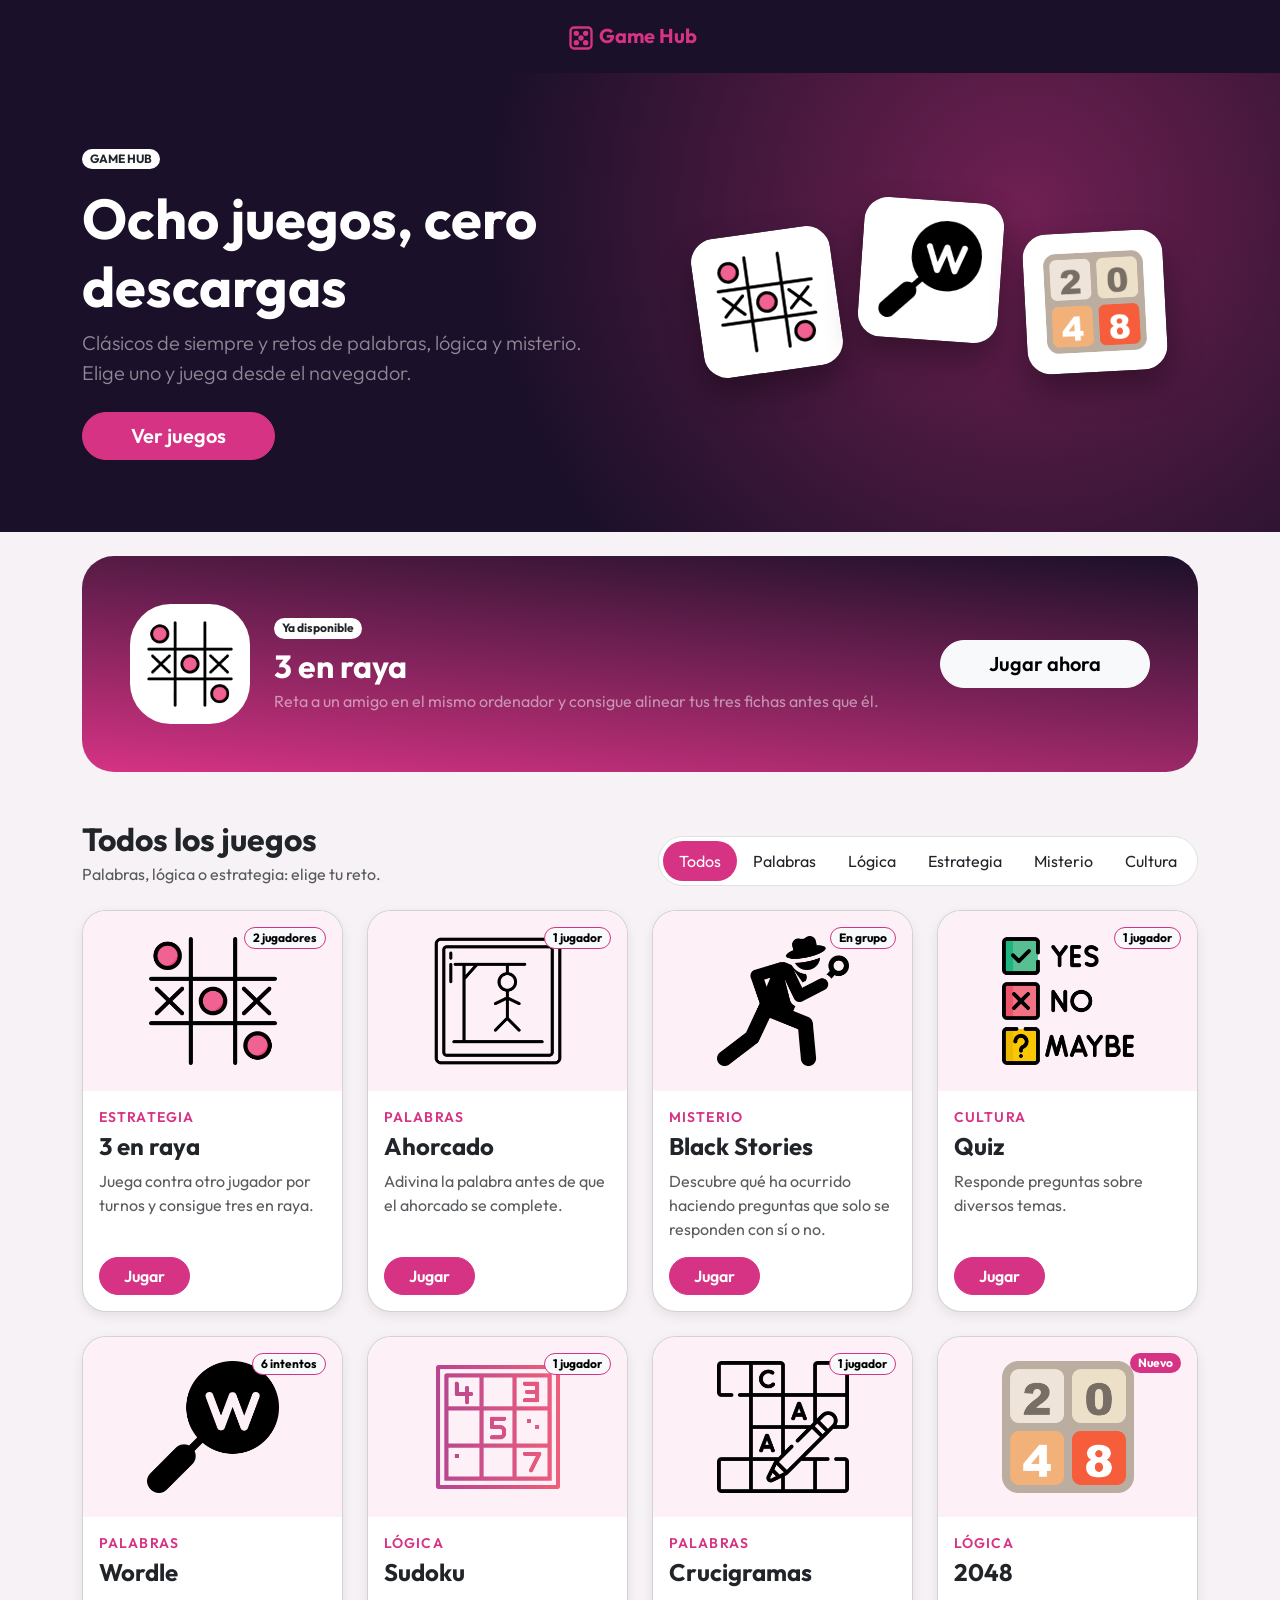
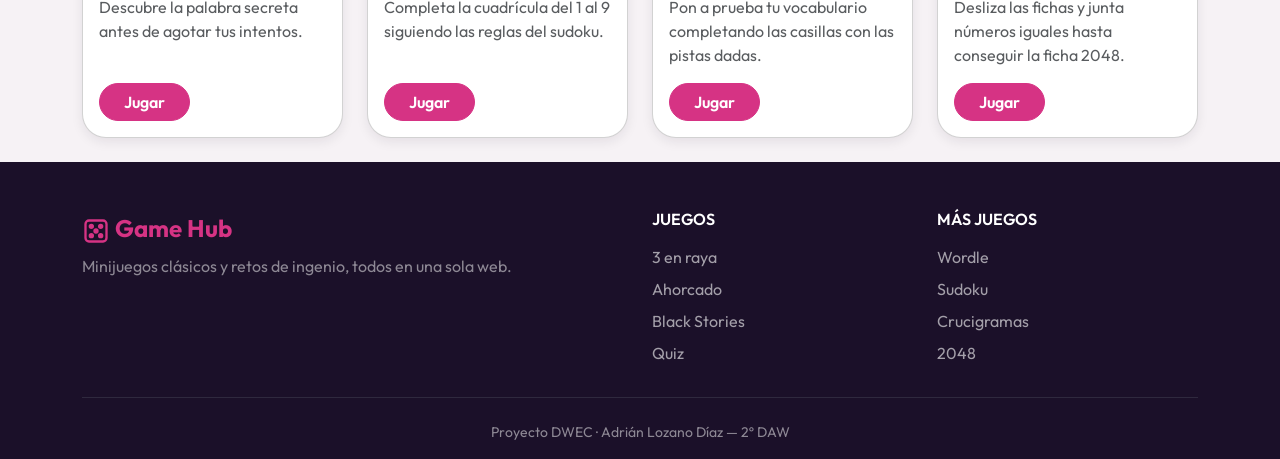
<file: index.html>
<!DOCTYPE html>
<html lang="es">

<head>
    <meta charset="UTF-8">
    <meta name="viewport" content="width=device-width, initial-scale=1.0">
    <title>GameHub</title>
    <link rel="stylesheet" href="https://fonts.googleapis.com/css2?family=Outfit:wght@400;600;800&display=swap">
    <link rel="stylesheet" href="https://cdn.jsdelivr.net/npm/bootstrap@5.3.8/dist/css/bootstrap.min.css">
    <link rel="stylesheet" href="css/estilos.css">

</head>

<body class="d-flex flex-column min-vh-100">
    <nav class="navbar bg-noche py-3 sticky-top" data-bs-theme="dark">

        <!--el contenedor ocupa todo el ancho y centra el logo en horizontal-->
        <div class="container-fluid justify-content-center">

            <a class="navbar-brand fw-bold" href="index.html">
                <svg xmlns="http://www.w3.org/2000/svg" width="28" height="28" viewBox="0 0 24 24" fill="none"
                    stroke="currentColor" stroke-width="2" stroke-linecap="round" stroke-linejoin="round">
                    <rect x="3" y="3" width="18" height="18" rx="3"></rect>
                    <circle cx="8" cy="8" r="1.3" fill="currentColor"></circle>
                    <circle cx="16" cy="8" r="1.3" fill="currentColor"></circle>
                    <circle cx="12" cy="12" r="1.3" fill="currentColor"></circle>
                    <circle cx="8" cy="16" r="1.3" fill="currentColor"></circle>
                    <circle cx="16" cy="16" r="1.3" fill="currentColor"></circle>
                </svg>
                Game Hub
            </a>
        </div>
    </nav>

    <section class="hero text-white py-5">
        <div class="container py-lg-4">
            <div class="row align-items-center g-5">

                <div class="col-lg-6">
                    <span class="badge rounded-pill bg-white text-dark mb-3">GAME HUB</span> <!--elemento en linea-->
                    <h1 class="display-4 fw-bold">Ocho juegos, cero descargas</h1>
                    <p class="lead text-white-50 mb-4">Clásicos de siempre y retos de palabras, lógica y misterio.
                        Elige uno y juega desde el navegador.</p>
                    <a href="#juegos" class="btn btn-primary btn-lg rounded-pill px-5 fw-semibold">Ver juegos</a>
                </div>

                <div class="col-lg-6 d-none d-lg-flex justify-content-center gap-4">
                    <img src="assets/img/tres-en-raya.png" alt="" class="hero-ficha hero-ficha-1">
                    <img src="assets/img/wordle.png" alt="" class="hero-ficha hero-ficha-2">
                    <img src="assets/img/2048.png" alt="" class="hero-ficha hero-ficha-3">
                </div>

            </div>
        </div>
    </section>

    <main class="container py-4" id="juegos">
        <!-- Juego destacado: el 3 en raya es el único que se puede jugar -->
        <section class="destacado text-white rounded-5 p-4 p-lg-5 mb-5">
            <div class="row align-items-center g-4">
                <div class="col-md-auto text-center">
                    <img src="assets/img/tres-en-raya.png" alt="" class="destacado-icono">
                </div>
                <div class="col-md text-center text-md-start">
                    <span class="badge rounded-pill bg-white text-dark mb-2">Ya disponible</span>
                    <h2 class="fw-bold mb-1">3 en raya</h2>
                    <p class="mb-0 text-white-50">Reta a un amigo en el mismo ordenador y consigue alinear tus tres
                        fichas antes que él.</p>
                </div>
                <div class="col-md-auto text-center">
                    <a href="juegos/3raya/3raya.html" class="btn btn-light btn-lg rounded-pill px-5 fw-semibold">Jugar
                        ahora</a>
                </div>
            </div>
        </section>

        <!-- Título de sección a la izquierda y filtros a la derecha -->
        <div class="d-flex flex-wrap justify-content-between align-items-end gap-3 mb-4">
            <div>
                <h2 class="fw-bold mb-1">Todos los juegos</h2>
                <p class="text-body-secondary mb-0">Palabras, lógica o estrategia: elige tu reto.</p>
            </div>

            <ul class="nav nav-pills filtros bg-white border rounded-pill p-1">
                <li class="nav-item"><button type="button" class="nav-link active" data-filtro="todos">Todos</button>
                </li>
                <li class="nav-item"><button type="button" class="nav-link" data-filtro="palabras">Palabras</button>
                </li>
                <li class="nav-item"><button type="button" class="nav-link" data-filtro="logica">Lógica</button></li>
                <li class="nav-item"><button type="button" class="nav-link" data-filtro="estrategia">Estrategia</button>
                </li>
                <li class="nav-item"><button type="button" class="nav-link" data-filtro="misterio">Misterio</button>
                </li>
                <li class="nav-item"><button type="button" class="nav-link" data-filtro="cultura">Cultura</button></li>

            </ul>
        </div>

        <div class="row row-cols-1 row-cols-sm-2 row-cols-lg-4 g-4">
            <div class="col juego" data-categoria="estrategia">
                <article class="card tarjeta-juego h-100">
                    <div class="tarjeta-imagen position-relative">
                        <img src="assets/img/tres-en-raya.png" class="card-img-top" alt="Icono del juego 3 en raya">
                        <span class="badge rounded-pill text-bg-light position-absolute top-0 end-0 m-3">2
                            jugadores</span>
                    </div>
                    <div class="card-body d-flex flex-column">
                        <p class="categoria text-uppercase small fw-semibold mb-1">Estrategia</p>
                        <h3 class="card-title h4 fw-bold">3 en raya</h3>
                        <p class="card-text text-body-secondary">Juega contra otro jugador por turnos y consigue tres en
                            raya.</p>
                        <a href="juegos/3raya/3raya.html"
                            class="btn btn-primary rounded-pill px-4 fw-semibold mt-auto align-self-start">Jugar</a>
                    </div>
                </article>
            </div>


            <div class="col juego" data-categoria="palabras">
                <article class="card tarjeta-juego h-100">
                    <div class="tarjeta-imagen position-relative">
                        <img src="assets/img/juego-del-ahorcado.png" class="card-img-top"
                            alt="Icono del juego Ahorcado">
                        <span class="badge rounded-pill text-bg-light position-absolute top-0 end-0 m-3">1
                            jugador</span>
                    </div>
                    <div class="card-body d-flex flex-column">
                        <p class="categoria text-uppercase small fw-semibold mb-1">Palabras</p>
                        <h3 class="card-title h4 fw-bold">Ahorcado</h3>
                        <p class="card-text text-body-secondary">Adivina la palabra antes de que el ahorcado se
                            complete.</p>
                        <a href="juegos/ahorcado/ahorcado.html"
                            class="btn btn-primary rounded-pill px-4 fw-semibold mt-auto align-self-start">Jugar</a>
                    </div>
                </article>
            </div>

            <div class="col juego" data-categoria="misterio">
                <article class="card tarjeta-juego h-100">
                    <div class="tarjeta-imagen position-relative">
                        <img src="assets/img/blackstories.png" class="card-img-top" alt="Icono del juego Black Stories">
                        <span class="badge rounded-pill text-bg-light position-absolute top-0 end-0 m-3">En grupo</span>
                    </div>
                    <div class="card-body d-flex flex-column">
                        <p class="categoria text-uppercase small fw-semibold mb-1">Misterio</p>
                        <h3 class="card-title h4 fw-bold">Black Stories</h3>
                        <p class="card-text text-body-secondary">Descubre qué ha ocurrido haciendo preguntas que solo se
                            responden con sí o no.</p>
                        <a href="juegos/blackstories/blackstories.html"
                            class="btn btn-primary rounded-pill px-4 fw-semibold mt-auto align-self-start">Jugar</a>
                    </div>
                </article>
            </div>

            <div class="col juego" data-categoria="cultura">
                <article class="card tarjeta-juego h-100">
                    <div class="tarjeta-imagen position-relative">
                        <img src="assets/img/quizas.png" class="card-img-top" alt="Icono del juego Quiz">
                        <span class="badge rounded-pill text-bg-light position-absolute top-0 end-0 m-3">1
                            jugador</span>
                    </div>
                    <div class="card-body d-flex flex-column">
                        <p class="categoria text-uppercase small fw-semibold mb-1">Cultura</p>
                        <h3 class="card-title h4 fw-bold">Quiz</h3>
                        <p class="card-text text-body-secondary">Responde preguntas sobre diversos temas.</p>
                        <a href="juegos/quiz/quiz.html"
                            class="btn btn-primary rounded-pill px-4 fw-semibold mt-auto align-self-start">Jugar</a>
                    </div>
                </article>
            </div>

            <div class="col juego" data-categoria="palabras">
                <article class="card tarjeta-juego h-100">
                    <div class="tarjeta-imagen position-relative">
                        <img src="assets/img/wordle.png" class="card-img-top" alt="Icono del juego Wordle">
                        <span class="badge rounded-pill text-bg-light position-absolute top-0 end-0 m-3">6
                            intentos</span>
                    </div>
                    <div class="card-body d-flex flex-column">
                        <p class="categoria text-uppercase small fw-semibold mb-1">Palabras</p>
                        <h3 class="card-title h4 fw-bold">Wordle</h3>
                        <p class="card-text text-body-secondary">Descubre la palabra secreta antes de agotar tus
                            intentos.</p>
                        <a href="juegos/wordle/wordle.html"
                            class="btn btn-primary rounded-pill px-4 fw-semibold mt-auto align-self-start">Jugar</a>
                    </div>
                </article>
            </div>

            <div class="col juego" data-categoria="logica">
                <article class="card tarjeta-juego h-100">
                    <div class="tarjeta-imagen position-relative">
                        <img src="assets/img/pasatiempo.png" class="card-img-top" alt="Icono del juego Sudoku">
                        <span class="badge rounded-pill text-bg-light position-absolute top-0 end-0 m-3">1
                            jugador</span>
                    </div>
                    <div class="card-body d-flex flex-column">
                        <p class="categoria text-uppercase small fw-semibold mb-1">Lógica</p>
                        <h3 class="card-title h4 fw-bold">Sudoku</h3>
                        <p class="card-text text-body-secondary">Completa la cuadrícula del 1 al 9 siguiendo las reglas
                            del sudoku.</p>
                        <a href="juegos/sudoku/sudoku.html"
                            class="btn btn-primary rounded-pill px-4 fw-semibold mt-auto align-self-start">Jugar</a>
                    </div>
                </article>
            </div>

            <div class="col juego" data-categoria="palabras">
                <article class="card tarjeta-juego h-100">
                    <div class="tarjeta-imagen position-relative">
                        <img src="assets/img/crucigrama.png" class="card-img-top" alt="Icono del juego Crucigramas">
                        <span class="badge rounded-pill text-bg-light position-absolute top-0 end-0 m-3">1
                            jugador</span>
                    </div>
                    <div class="card-body d-flex flex-column">
                        <p class="categoria text-uppercase small fw-semibold mb-1">Palabras</p>
                        <h3 class="card-title h4 fw-bold">Crucigramas</h3>
                        <p class="card-text text-body-secondary">Pon a prueba tu vocabulario completando las casillas
                            con las pistas dadas.</p>
                        <a href="juegos/crucigrama/crucigrama.html"
                            class="btn btn-primary rounded-pill px-4 fw-semibold mt-auto align-self-start">Jugar</a>
                    </div>
                </article>
            </div>

            <div class="col juego" data-categoria="logica">
                <article class="card tarjeta-juego h-100">
                    <div class="tarjeta-imagen position-relative">
                        <img src="assets/img/2048.png" class="card-img-top" alt="Icono del juego 2048">
                        <span class="badge rounded-pill badge-nuevo position-absolute top-0 end-0 m-3">Nuevo</span>
                    </div>
                    <div class="card-body d-flex flex-column">
                        <p class="categoria text-uppercase small fw-semibold mb-1">Lógica</p>
                        <h3 class="card-title h4 fw-bold">2048</h3>
                        <p class="card-text text-body-secondary">Desliza las fichas y junta números iguales hasta
                            conseguir la ficha 2048.</p>
                        <a href="juegos/2048/2048.html"
                            class="btn btn-primary rounded-pill px-4 fw-semibold mt-auto align-self-start">Jugar</a>
                    </div>
                </article>
            </div>
        </div>
    </main>

    <footer class="bg-noche text-white mt-auto pt-5 pb-3">
        <div class="container">
            <div class="row g-4">
                <div class="col-md-6">
                    <p class="footer-logo fs-4 fw-bold mb-2">
                        <svg xmlns="http://www.w3.org/2000/svg" width="28" height="28" viewBox="0 0 24 24" fill="none"
                            stroke="currentColor" stroke-width="2" stroke-linecap="round" stroke-linejoin="round">
                            <rect x="3" y="3" width="18" height="18" rx="3"></rect>
                            <circle cx="8" cy="8" r="1.3" fill="currentColor"></circle>
                            <circle cx="16" cy="8" r="1.3" fill="currentColor"></circle>
                            <circle cx="12" cy="12" r="1.3" fill="currentColor"></circle>
                            <circle cx="8" cy="16" r="1.3" fill="currentColor"></circle>
                            <circle cx="16" cy="16" r="1.3" fill="currentColor"></circle>
                        </svg>
                        Game Hub
                    </p>
                    <p class="text-white-50 mb-0">Minijuegos clásicos y retos de ingenio, todos en una sola web.</p>
                </div>

                <div class="col-6 col-md-3">
                    <h3 class="h6 text-uppercase fw-semibold mb-3">Juegos</h3>
                    <ul class="list-unstyled mb-0">
                        <li class="mb-2"><a href="juegos/3raya/3raya.html" class="footer-enlace">3 en raya</a></li>
                        <li class="mb-2"><a href="juegos/ahorcado/ahorcado.html" class="footer-enlace">Ahorcado</a></li>
                        <li class="mb-2"><a href="juegos/blackstories/blackstories.html" class="footer-enlace">Black
                                Stories</a></li>
                        <li class="mb-2"><a href="juegos/quiz/quiz.html" class="footer-enlace">Quiz</a></li>
                    </ul>
                </div>

                <div class="col-6 col-md-3">
                    <h3 class="h6 text-uppercase fw-semibold mb-3">Más juegos</h3>
                    <ul class="list-unstyled mb-0">
                        <li class="mb-2"><a href="juegos/wordle/wordle.html" class="footer-enlace">Wordle</a></li>
                        <li class="mb-2"><a href="juegos/sudoku/sudoku.html" class="footer-enlace">Sudoku</a></li>
                        <li class="mb-2"><a href="juegos/crucigrama/crucigrama.html"
                                class="footer-enlace">Crucigramas</a></li>
                        <li class="mb-2"><a href="juegos/2048/2048.html" class="footer-enlace">2048</a></li>
                    </ul>
                </div>
            </div>

            <hr class="border-secondary my-4">
            <p class="small text-white-50 text-center mb-0">Proyecto DWEC · Adrián Lozano Díaz — 2º DAW</p>
        </div>
    </footer>

    <script src="https://cdn.jsdelivr.net/npm/bootstrap@5.3.8/dist/js/bootstrap.bundle.min.js"></script>
    <script src="https://cdn.jsdelivr.net/npm/jquery@3.7.1/dist/jquery.min.js"></script>
    <script src="js/index.js"></script>
</body>

</html>
</file>
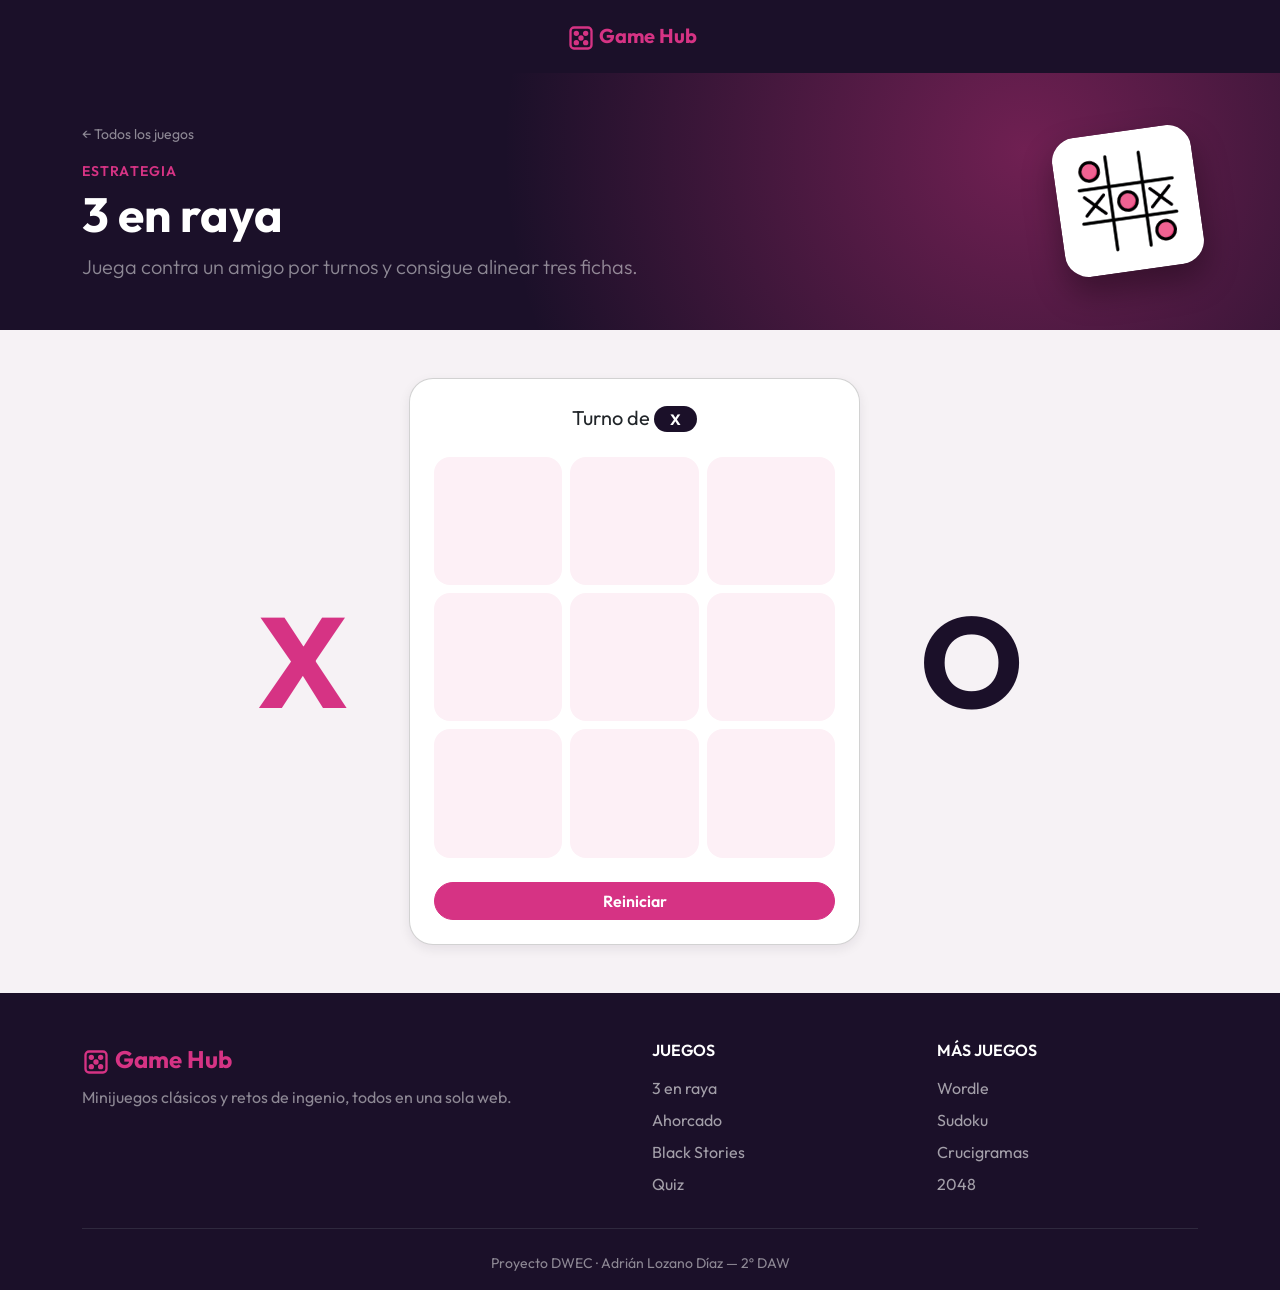
<file: juegos/3raya/3raya.html>
<!DOCTYPE html>
<html lang="es">

<head>
    <meta charset="UTF-8">
    <meta name="viewport" content="width=device-width, initial-scale=1.0">
    <title>3 en raya · Game Hub</title>
    <link rel="stylesheet" href="https://fonts.googleapis.com/css2?family=Outfit:wght@400;600;800&display=swap">
    <link rel="stylesheet" href="https://cdn.jsdelivr.net/npm/bootstrap@5.3.8/dist/css/bootstrap.min.css">
    <link rel="stylesheet" href="../../css/estilos.css">
    <link rel="stylesheet" href="3raya.css">
</head>

<body class="d-flex flex-column min-vh-100">
    <nav class="navbar bg-noche py-3 sticky-top" data-bs-theme="dark">

        <div class="container-fluid justify-content-center">

            <a class="navbar-brand fw-bold" href="../../index.html">
                <svg xmlns="http://www.w3.org/2000/svg" width="28" height="28" viewBox="0 0 24 24" fill="none"
                    stroke="currentColor" stroke-width="2" stroke-linecap="round" stroke-linejoin="round">
                    <rect x="3" y="3" width="18" height="18" rx="3"></rect>
                    <circle cx="8" cy="8" r="1.3" fill="currentColor"></circle>
                    <circle cx="16" cy="8" r="1.3" fill="currentColor"></circle>
                    <circle cx="12" cy="12" r="1.3" fill="currentColor"></circle>
                    <circle cx="8" cy="16" r="1.3" fill="currentColor"></circle>
                    <circle cx="16" cy="16" r="1.3" fill="currentColor"></circle>
                </svg>
                Game Hub
            </a>
        </div>
    </nav>

    <section class="hero text-white py-5">
        <div class="container">
            <div class="row align-items-center">

                <div class="col">
                    <a href="../../index.html#juegos" class="text-white-50 text-decoration-none small">← Todos los
                        juegos</a>
                    <p class="categoria text-uppercase small fw-semibold mt-3 mb-1">Estrategia</p>
                    <h1 class="display-5 fw-bold">3 en raya</h1>
                    <p class="lead text-white-50 mb-0">Juega contra un amigo por turnos y consigue alinear tres fichas.
                    </p>
                </div>

                <div class="col-auto d-none d-md-block">
                    <img src="../../assets/img/tres-en-raya.png" alt="" class="hero-ficha hero-ficha-1">
                </div>

            </div>
        </div>

    </section>

    <main class="container py-5">
        <div class="row justify-content-center align-items-center">

            <div class="col-auto d-none d-md-block px-md-3 px-lg-5">
                <span id="jugador-x" class="jugador-x fw-bold">X</span>
            </div>

            <div class="col-sm-10 col-md-6 col-lg-5">
                <div class="card caja-juego p-4 text-center">

                    <p class="fs-5 mb-4">Turno de <span id="turno-actual"
                            class="badge rounded-pill bg-noche px-3">X</span></p>

                    <div class="row row-cols-3 g-2 mb-4" id="tablero">
                        <div class="col"><button type="button" class="btn celda w-100 fs-1 fw-bold"></button></div>
                        <div class="col"><button type="button" class="btn celda w-100 fs-1 fw-bold"></button></div>
                        <div class="col"><button type="button" class="btn celda w-100 fs-1 fw-bold"></button></div>
                        <div class="col"><button type="button" class="btn celda w-100 fs-1 fw-bold"></button></div>
                        <div class="col"><button type="button" class="btn celda w-100 fs-1 fw-bold"></button></div>
                        <div class="col"><button type="button" class="btn celda w-100 fs-1 fw-bold"></button></div>
                        <div class="col"><button type="button" class="btn celda w-100 fs-1 fw-bold"></button></div>
                        <div class="col"><button type="button" class="btn celda w-100 fs-1 fw-bold"></button></div>
                        <div class="col"><button type="button" class="btn celda w-100 fs-1 fw-bold"></button></div>
                    </div>

                    <div id="mensaje-final" class="alert fw-bold d-none" role="status"></div>

                    <button type="button" id="btn-reiniciar"
                        class="btn btn-primary rounded-pill px-5 fw-semibold">Reiniciar</button>

                </div>
            </div>

            <div class="col-auto d-none d-md-block px-md-3 px-lg-5">
                <span id="jugador-o" class="jugador-o fw-bold">O</span>
            </div>

        </div>
    </main>

    <footer class="bg-noche text-white mt-auto pt-5 pb-3">
        <div class="container">
            <div class="row g-4">
                <div class="col-md-6">
                    <p class="footer-logo fs-4 fw-bold mb-2">
                        <svg xmlns="http://www.w3.org/2000/svg" width="28" height="28" viewBox="0 0 24 24" fill="none"
                            stroke="currentColor" stroke-width="2" stroke-linecap="round" stroke-linejoin="round">
                            <rect x="3" y="3" width="18" height="18" rx="3"></rect>
                            <circle cx="8" cy="8" r="1.3" fill="currentColor"></circle>
                            <circle cx="16" cy="8" r="1.3" fill="currentColor"></circle>
                            <circle cx="12" cy="12" r="1.3" fill="currentColor"></circle>
                            <circle cx="8" cy="16" r="1.3" fill="currentColor"></circle>
                            <circle cx="16" cy="16" r="1.3" fill="currentColor"></circle>
                        </svg>
                        Game Hub
                    </p>
                    <p class="text-white-50 mb-0">Minijuegos clásicos y retos de ingenio, todos en una sola web.</p>
                </div>

                <div class="col-6 col-md-3">
                    <h3 class="h6 text-uppercase fw-semibold mb-3">Juegos</h3>
                    <ul class="list-unstyled mb-0">
                        <li class="mb-2"><a href="../3raya/3raya.html" class="footer-enlace">3 en raya</a></li>
                        <li class="mb-2"><a href="../ahorcado/ahorcado.html" class="footer-enlace">Ahorcado</a></li>
                        <li class="mb-2"><a href="../blackstories/blackstories.html" class="footer-enlace">Black
                                Stories</a></li>
                        <li class="mb-2"><a href="../quiz/quiz.html" class="footer-enlace">Quiz</a></li>
                    </ul>
                </div>

                <div class="col-6 col-md-3">
                    <h3 class="h6 text-uppercase fw-semibold mb-3">Más juegos</h3>
                    <ul class="list-unstyled mb-0">
                        <li class="mb-2"><a href="../wordle/wordle.html" class="footer-enlace">Wordle</a></li>
                        <li class="mb-2"><a href="../sudoku/sudoku.html" class="footer-enlace">Sudoku</a></li>
                        <li class="mb-2"><a href="../crucigrama/crucigrama.html" class="footer-enlace">Crucigramas</a>
                        </li>
                        <li class="mb-2"><a href="../2048/2048.html" class="footer-enlace">2048</a></li>
                    </ul>
                </div>
            </div>

            <hr class="border-secondary my-4">
            <p class="small text-white-50 text-center mb-0">Proyecto DWEC · Adrián Lozano Díaz — 2º DAW</p>
        </div>
    </footer>

    <script src="https://cdn.jsdelivr.net/npm/bootstrap@5.3.8/dist/js/bootstrap.bundle.min.js"></script>
    <script src="https://cdn.jsdelivr.net/npm/jquery@3.7.1/dist/jquery.min.js"></script>
    <script src="3raya.js"></script>
</body>

</html>
</file>
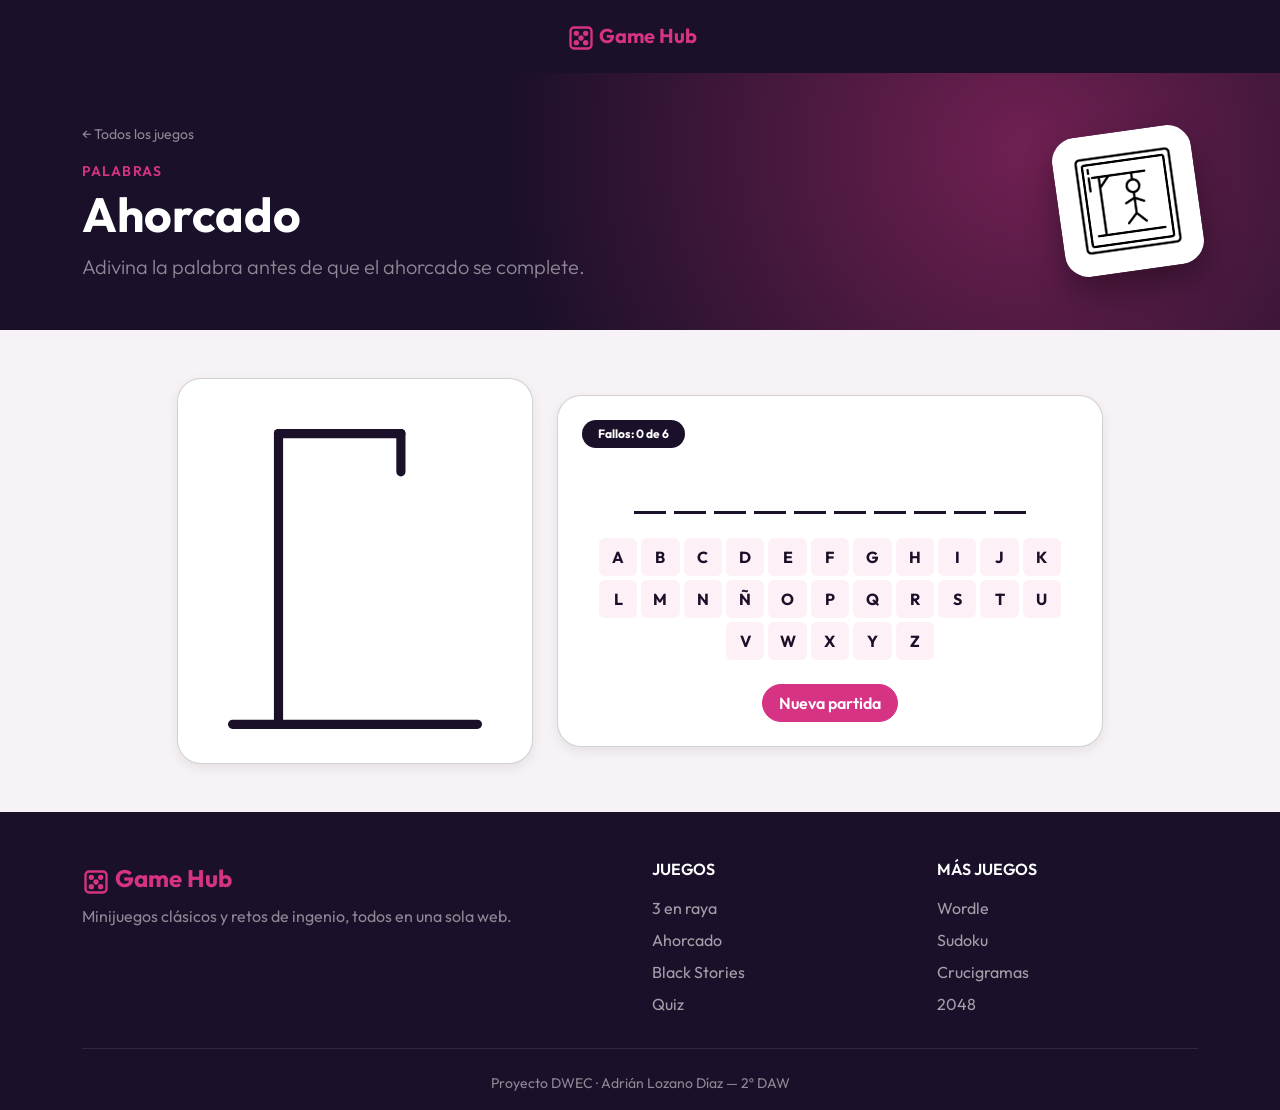
<file: juegos/ahorcado/ahorcado.html>
<!DOCTYPE html>
<html lang="es">

<head>
    <meta charset="UTF-8">
    <meta name="viewport" content="width=device-width, initial-scale=1.0">
    <title>Ahorcado · Game Hub</title>
    <link rel="stylesheet" href="https://fonts.googleapis.com/css2?family=Outfit:wght@400;600;800&display=swap">
    <link rel="stylesheet" href="https://cdn.jsdelivr.net/npm/bootstrap@5.3.8/dist/css/bootstrap.min.css">
    <link rel="stylesheet" href="../../css/estilos.css">
    <link rel="stylesheet" href="ahorcado.css">
</head>

<body class="d-flex flex-column min-vh-100">
    <nav class="navbar bg-noche py-3 sticky-top" data-bs-theme="dark">

        <div class="container-fluid justify-content-center">

            <a class="navbar-brand fw-bold" href="../../index.html">
                <svg xmlns="http://www.w3.org/2000/svg" width="28" height="28" viewBox="0 0 24 24" fill="none"
                    stroke="currentColor" stroke-width="2" stroke-linecap="round" stroke-linejoin="round">
                    <rect x="3" y="3" width="18" height="18" rx="3"></rect>
                    <circle cx="8" cy="8" r="1.3" fill="currentColor"></circle>
                    <circle cx="16" cy="8" r="1.3" fill="currentColor"></circle>
                    <circle cx="12" cy="12" r="1.3" fill="currentColor"></circle>
                    <circle cx="8" cy="16" r="1.3" fill="currentColor"></circle>
                    <circle cx="16" cy="16" r="1.3" fill="currentColor"></circle>
                </svg>
                Game Hub
            </a>
        </div>
    </nav>
    <!-- Cabecera del juego: reutiliza el fondo del hero -->
    <section class="hero text-white py-5">
        <div class="container">
            <div class="row align-items-center">

                <div class="col">
                    <a href="../../index.html#juegos" class="text-white-50 text-decoration-none small">← Todos los
                        juegos</a>
                    <p class="categoria text-uppercase small fw-semibold mt-3 mb-1">Palabras</p>
                    <h1 class="display-5 fw-bold">Ahorcado</h1>
                    <p class="lead text-white-50 mb-0">Adivina la palabra antes de que el ahorcado se complete.</p>
                </div>

                <div class="col-auto d-none d-md-block">
                    <img src="../../assets/img/juego-del-ahorcado.png" alt="" class="hero-ficha hero-ficha-1">
                </div>

            </div>
        </div>
    </section>

    <!-- Zona de juego -->
    <main class="container py-5">
        <div class="row g-4 justify-content-center align-items-center">

            <!-- Izquierda: el dibujo del ahorcado. Las partes del muñeco aparecen con cada fallo -->
            <div class="col-sm-8 col-md-5 col-lg-4">
                <div class="card caja-juego p-4">
                    <svg class="dibujo-ahorcado" viewBox="0 0 200 220" fill="none" stroke-width="6"
                        stroke-linecap="round" role="img" aria-label="Dibujo del ahorcado">
                        <!-- La horca -->
                        <line class="horca" x1="20" y1="210" x2="180" y2="210"></line>
                        <line class="horca" x1="50" y1="210" x2="50" y2="20"></line>
                        <line class="horca" x1="50" y1="20" x2="130" y2="20"></line>
                        <line class="horca" x1="130" y1="20" x2="130" y2="45"></line>
                        <!-- El muñeco: 6 partes ocultas (cabeza, cuerpo, 2 brazos y 2 piernas).
                             Con cada fallo, jQuery enseña la siguiente -->
                        <circle class="muneco d-none" cx="130" cy="65" r="20"></circle>
                        <line class="muneco d-none" x1="130" y1="85" x2="130" y2="140"></line>
                        <line class="muneco d-none" x1="130" y1="100" x2="105" y2="125"></line>
                        <line class="muneco d-none" x1="130" y1="100" x2="155" y2="125"></line>
                        <line class="muneco d-none" x1="130" y1="140" x2="110" y2="180"></line>
                        <line class="muneco d-none" x1="130" y1="140" x2="150" y2="180"></line>
                    </svg>
                </div>
            </div>

            <!-- Derecha: palabra, fallos y teclado -->
            <div class="col-md-7 col-lg-6">
                <div class="card caja-juego p-4 text-center">

                    <div class="d-flex flex-wrap justify-content-between align-items-center gap-2 mb-4">
                        <span class="badge rounded-pill bg-noche px-3 py-2">Fallos: <span id="fallos">0</span> de
                            6</span>
                    </div>

                    <!-- La palabra: jQuery crea un hueco por cada letra -->
                    <div class="d-flex justify-content-center flex-wrap gap-2 mb-4" id="palabra">

                    </div>

                    <div class="d-flex justify-content-center flex-wrap gap-1" id="teclado">

                    </div>
                    <div class="alert d-none fw-bold mt-4" role="alert" id="mensaje">

                    </div>
                    <div class="mt-4">
                        <button type="button" class="btn btn-primary rounded-pill px-3 fw-semibold"
                            id="boton-nueva-partida">Nueva
                            partida</button>
                    </div>



                </div>
            </div>

        </div>
    </main>

    <footer class="bg-noche text-white mt-auto pt-5 pb-3">
        <div class="container">
            <div class="row g-4">
                <div class="col-md-6">
                    <p class="footer-logo fs-4 fw-bold mb-2">
                        <svg xmlns="http://www.w3.org/2000/svg" width="28" height="28" viewBox="0 0 24 24" fill="none"
                            stroke="currentColor" stroke-width="2" stroke-linecap="round" stroke-linejoin="round">
                            <rect x="3" y="3" width="18" height="18" rx="3"></rect>
                            <circle cx="8" cy="8" r="1.3" fill="currentColor"></circle>
                            <circle cx="16" cy="8" r="1.3" fill="currentColor"></circle>
                            <circle cx="12" cy="12" r="1.3" fill="currentColor"></circle>
                            <circle cx="8" cy="16" r="1.3" fill="currentColor"></circle>
                            <circle cx="16" cy="16" r="1.3" fill="currentColor"></circle>
                        </svg>
                        Game Hub
                    </p>
                    <p class="text-white-50 mb-0">Minijuegos clásicos y retos de ingenio, todos en una sola web.</p>
                </div>

                <div class="col-6 col-md-3">
                    <h3 class="h6 text-uppercase fw-semibold mb-3">Juegos</h3>
                    <ul class="list-unstyled mb-0">
                        <li class="mb-2"><a href="../3raya/3raya.html" class="footer-enlace">3 en raya</a></li>
                        <li class="mb-2"><a href="../ahorcado/ahorcado.html" class="footer-enlace">Ahorcado</a></li>
                        <li class="mb-2"><a href="../blackstories/blackstories.html" class="footer-enlace">Black
                                Stories</a></li>
                        <li class="mb-2"><a href="../quiz/quiz.html" class="footer-enlace">Quiz</a></li>
                    </ul>
                </div>

                <div class="col-6 col-md-3">
                    <h3 class="h6 text-uppercase fw-semibold mb-3">Más juegos</h3>
                    <ul class="list-unstyled mb-0">
                        <li class="mb-2"><a href="../wordle/wordle.html" class="footer-enlace">Wordle</a></li>
                        <li class="mb-2"><a href="../sudoku/sudoku.html" class="footer-enlace">Sudoku</a></li>
                        <li class="mb-2"><a href="../crucigrama/crucigrama.html" class="footer-enlace">Crucigramas</a>
                        </li>
                        <li class="mb-2"><a href="../2048/2048.html" class="footer-enlace">2048</a></li>
                    </ul>
                </div>
            </div>

            <hr class="border-secondary my-4">
            <p class="small text-white-50 text-center mb-0">Proyecto DWEC · Adrián Lozano Díaz — 2º DAW</p>
        </div>
    </footer>

    <script src="https://cdn.jsdelivr.net/npm/bootstrap@5.3.8/dist/js/bootstrap.bundle.min.js"></script>
    <script src="https://cdn.jsdelivr.net/npm/jquery@3.7.1/dist/jquery.min.js"></script>
    <script src="ahorcado.js"></script>
</body>

</html>
</file>
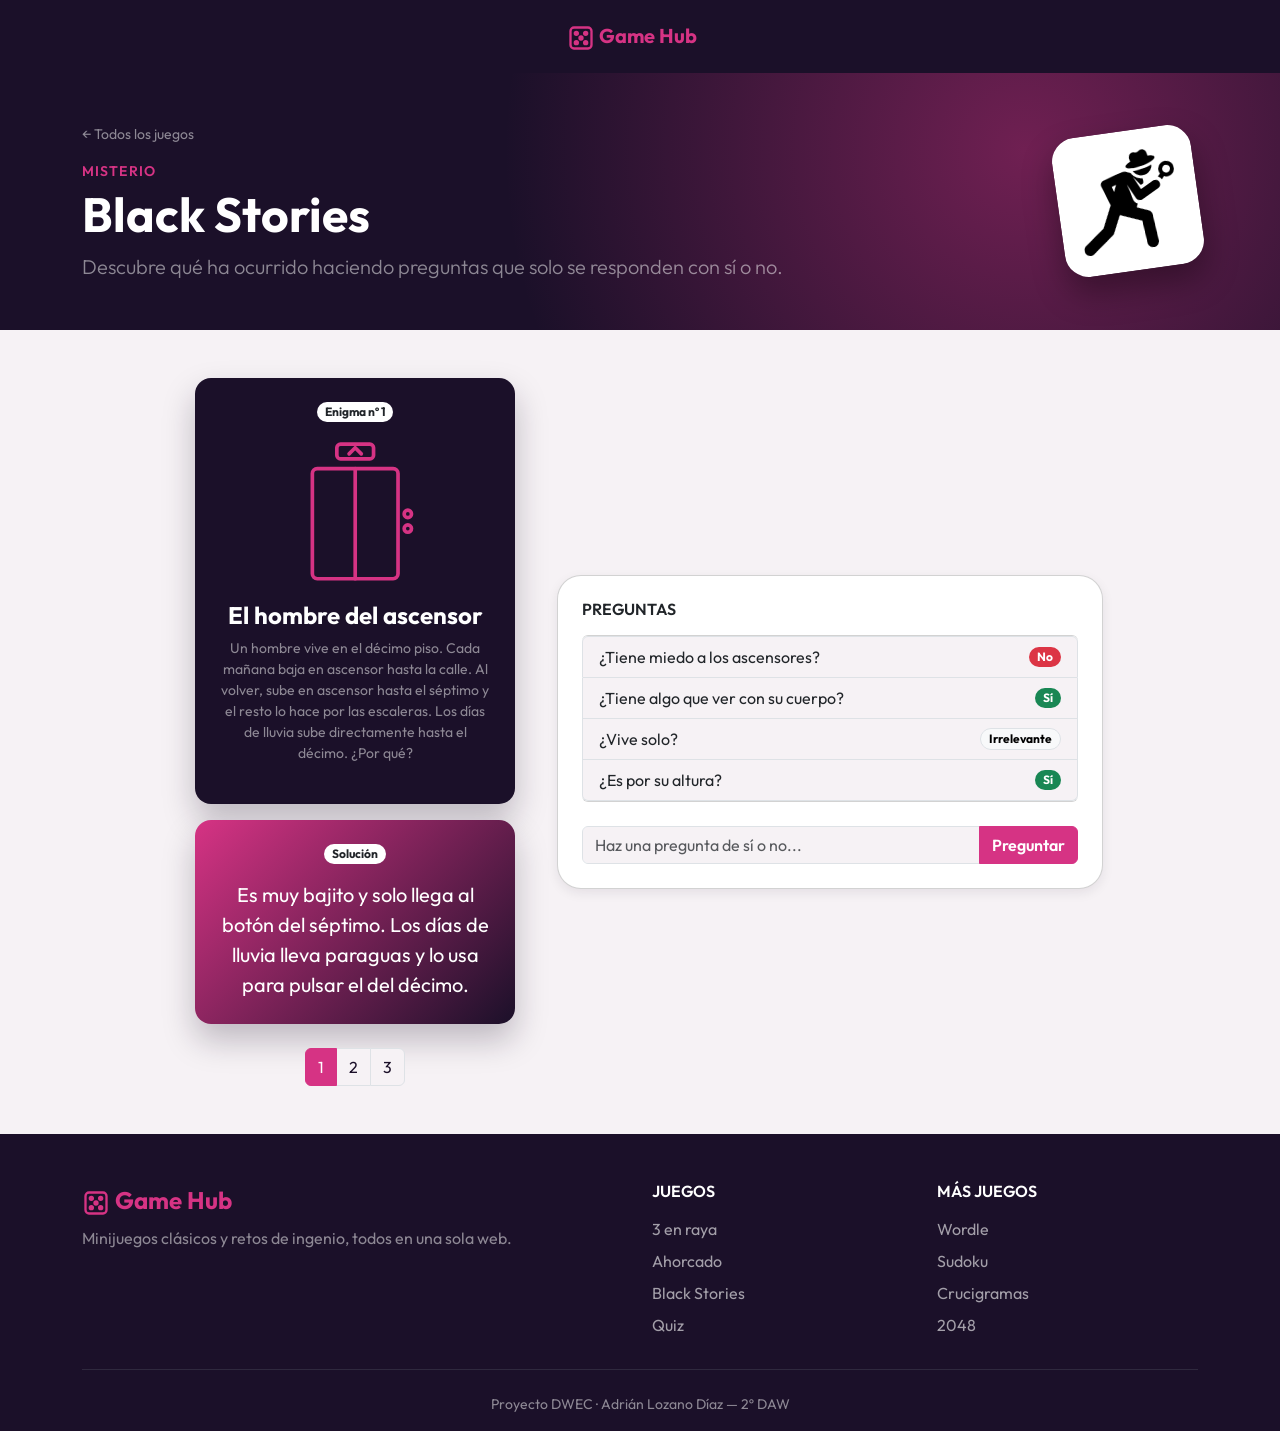
<file: juegos/blackstories/blackstories.html>
<!DOCTYPE html>
<html lang="es">

<head>
    <meta charset="UTF-8">
    <meta name="viewport" content="width=device-width, initial-scale=1.0">
    <title>Black Stories · Game Hub</title>
    <link rel="stylesheet" href="https://fonts.googleapis.com/css2?family=Outfit:wght@400;600;800&display=swap">
    <link rel="stylesheet" href="https://cdn.jsdelivr.net/npm/bootstrap@5.3.8/dist/css/bootstrap.min.css">
    <link rel="stylesheet" href="../../css/estilos.css">
    <link rel="stylesheet" href="blackstories.css">
</head>

<body class="d-flex flex-column min-vh-100">
    <nav class="navbar bg-noche py-3 sticky-top" data-bs-theme="dark">

        <div class="container-fluid justify-content-center">

            <a class="navbar-brand fw-bold" href="../../index.html">
                <svg xmlns="http://www.w3.org/2000/svg" width="28" height="28" viewBox="0 0 24 24" fill="none"
                    stroke="currentColor" stroke-width="2" stroke-linecap="round" stroke-linejoin="round">
                    <rect x="3" y="3" width="18" height="18" rx="3"></rect>
                    <circle cx="8" cy="8" r="1.3" fill="currentColor"></circle>
                    <circle cx="16" cy="8" r="1.3" fill="currentColor"></circle>
                    <circle cx="12" cy="12" r="1.3" fill="currentColor"></circle>
                    <circle cx="8" cy="16" r="1.3" fill="currentColor"></circle>
                    <circle cx="16" cy="16" r="1.3" fill="currentColor"></circle>
                </svg>
                Game Hub
            </a>
        </div>
    </nav>
    <!-- Cabecera del juego: reutiliza el fondo del hero -->
    <section class="hero text-white py-5">
        <div class="container">
            <div class="row align-items-center">

                <div class="col">
                    <a href="../../index.html#juegos" class="text-white-50 text-decoration-none small">← Todos los
                        juegos</a>
                    <p class="categoria text-uppercase small fw-semibold mt-3 mb-1">Misterio</p>
                    <h1 class="display-5 fw-bold">Black Stories</h1>
                    <p class="lead text-white-50 mb-0">Descubre qué ha ocurrido haciendo preguntas que solo se responden con sí o no.</p>
                </div>

                <div class="col-auto d-none d-md-block">
                    <img src="../../assets/img/blackstories.png" alt="" class="hero-ficha hero-ficha-1">
                </div>
            </div>
        </div>
    </section>

    <main class="container py-5">
        <div class="row g-4 justify-content-center align-items-center">

            <div class="col-md-5 col-lg-4">

                <div class="enigma" data-enigma="1">
                    <div class="carta-misterio mx-auto">
                        <div class="carta-cara bg-noche text-white rounded-4 p-4 text-center">
                            <span class="badge rounded-pill bg-white text-dark align-self-center mb-3">Enigma nº
                                1</span>

                            <svg class="carta-dibujo mx-auto mb-3" viewBox="0 0 100 120" fill="none"
                                stroke="currentColor" stroke-width="3" stroke-linecap="round" aria-hidden="true">
                                <rect x="15" y="25" width="70" height="90" rx="4"></rect>
                                <line x1="50" y1="25" x2="50" y2="115"></line>
                                <rect x="35" y="5" width="30" height="12" rx="3"></rect>
                                <path d="M45 13 l5 -5 l5 5"></path>
                                <circle cx="93" cy="62" r="3"></circle>
                                <circle cx="93" cy="74" r="3"></circle>
                            </svg>

                            <h2 class="h4 fw-bold">El hombre del ascensor</h2>
                            <p class="text-white-50 small">Un hombre vive en el décimo piso. Cada mañana baja en ascensor hasta la calle. Al
                                volver, sube en ascensor hasta el séptimo y el resto lo hace por las escaleras. Los
                                días de lluvia sube directamente hasta el décimo. ¿Por qué?</p>
                        </div>

                        <div class="carta-cara carta-dorso text-white rounded-4 p-4 text-center mt-3 justify-content-center">
                            <span class="badge rounded-pill bg-white text-dark align-self-center mb-3">Solución</span>
                            <p class="fs-5 mb-0">Es muy bajito y solo llega al botón del séptimo. Los días de lluvia lleva paraguas
                                y lo usa para pulsar el del décimo.</p>
                        </div>
                    </div>
                </div>

                <!-- Enigma 2: El hombre del campo -->
                <div class="enigma d-none" data-enigma="2">
                    <div class="carta-misterio mx-auto">
                        <!-- Cara delantera: dibujo y enigma -->
                        <div class="carta-cara bg-noche text-white rounded-4 p-4 text-center">
                            <span class="badge rounded-pill bg-white text-dark align-self-center mb-3">Enigma nº
                                2</span>

                            <!-- Dibujo de un paracaídas hecho con SVG -->
                            <svg class="carta-dibujo mx-auto mb-3" viewBox="0 0 100 120" fill="none"
                                stroke="currentColor" stroke-width="3" stroke-linecap="round" aria-hidden="true">
                                <path d="M10 55 Q50 0 90 55"></path>
                                <path d="M10 55 Q30 45 50 55 Q70 45 90 55"></path>
                                <line x1="10" y1="55" x2="45" y2="95"></line>
                                <line x1="50" y1="55" x2="50" y2="95"></line>
                                <line x1="90" y1="55" x2="55" y2="95"></line>
                                <rect x="40" y="95" width="20" height="20" rx="3"></rect>
                            </svg>

                            <h2 class="h4 fw-bold">El hombre del campo</h2>
                            <p class="text-white-50 small">Un hombre aparece muerto en medio de un campo. A su lado hay un paquete sin abrir.
                                No hay huellas alrededor, ni suyas ni de nadie. ¿Qué ha pasado?</p>
                        </div>

                        <!-- Cara trasera: la solución -->
                        <div class="carta-cara carta-dorso text-white rounded-4 p-4 text-center mt-3 justify-content-center">
                            <span class="badge rounded-pill bg-white text-dark align-self-center mb-3">Solución</span>
                            <p class="fs-5 mb-0">Saltó de un avión y el paquete es su paracaídas, que no llegó a abrirse.</p>
                        </div>
                    </div>
                </div>

                <!-- Enigma 3: Romeo y Julieta -->
                <div class="enigma d-none" data-enigma="3">
                    <div class="carta-misterio mx-auto">
                        <!-- Cara delantera: dibujo y enigma -->
                        <div class="carta-cara bg-noche text-white rounded-4 p-4 text-center">
                            <span class="badge rounded-pill bg-white text-dark align-self-center mb-3">Enigma nº
                                3</span>

                            <!-- Dibujo de un pez hecho con SVG -->
                            <svg class="carta-dibujo mx-auto mb-3" viewBox="0 0 100 120" fill="none"
                                stroke="currentColor" stroke-width="3" stroke-linecap="round" aria-hidden="true">
                                <path d="M20 60 Q50 25 80 60 Q50 95 20 60 Z"></path>
                                <path d="M80 60 L97 45 L97 75 Z"></path>
                                <circle cx="38" cy="55" r="3"></circle>
                                <path d="M8 100 l8 -8 M30 108 l6 -10 M60 104 l10 -6 M84 110 l6 -8"></path>
                            </svg>

                            <h2 class="h4 fw-bold">Romeo y Julieta</h2>
                            <p class="text-white-50 small">Romeo y Julieta yacen muertos en el suelo del salón. A su alrededor hay agua y
                                cristales rotos. Nadie ha entrado en la casa. ¿Qué ha pasado?</p>
                        </div>

                        <!-- Cara trasera: la solución -->
                        <div class="carta-cara carta-dorso text-white rounded-4 p-4 text-center mt-3 justify-content-center">
                            <span class="badge rounded-pill bg-white text-dark align-self-center mb-3">Solución</span>
                            <p class="fs-5 mb-0">Romeo y Julieta son dos peces. El gato tiró la pecera al suelo y se rompió.</p>
                        </div>
                    </div>
                </div>

                <!-- Paginación: cada botón muestra su enigma (jQuery en blackstories.js) -->
                <nav class="mt-4" aria-label="Enigmas">
                    <ul class="pagination paginacion-enigmas justify-content-center mb-0">
                        <li class="page-item active">
                            <button type="button" class="page-link" data-pagina="1">1</button>
                        </li>
                        <li class="page-item">
                            <button type="button" class="page-link" data-pagina="2">2</button>
                        </li>
                        <li class="page-item">
                            <button type="button" class="page-link" data-pagina="3">3</button>
                        </li>
                    </ul>
                </nav>
            </div>

            <!-- Derecha: preguntas y respuestas del enigma activo -->
            <div class="col-md-7 col-lg-6">
                <div class="card caja-juego p-4">

                    <h3 class="h6 text-uppercase fw-semibold mb-3">Preguntas</h3>

                    <!-- Preguntas del enigma 1 -->
                    <ul class="list-group mb-4 enigma" data-enigma="1">
                        <li class="list-group-item d-flex justify-content-between align-items-center">
                            ¿Tiene miedo a los ascensores?
                            <span class="badge rounded-pill text-bg-danger">No</span>
                        </li>
                        <li class="list-group-item d-flex justify-content-between align-items-center">
                            ¿Tiene algo que ver con su cuerpo?
                            <span class="badge rounded-pill text-bg-success">Sí</span>
                        </li>
                        <li class="list-group-item d-flex justify-content-between align-items-center">
                            ¿Vive solo?
                            <span class="badge rounded-pill text-bg-light border">Irrelevante</span>
                        </li>
                        <li class="list-group-item d-flex justify-content-between align-items-center">
                            ¿Es por su altura?
                            <span class="badge rounded-pill text-bg-success">Sí</span>
                        </li>
                    </ul>

                    <!-- Preguntas del enigma 2 -->
                    <ul class="list-group mb-4 enigma d-none" data-enigma="2">
                        <li class="list-group-item d-flex justify-content-between align-items-center">
                            ¿Lo mataron?
                            <span class="badge rounded-pill text-bg-danger">No</span>
                        </li>
                        <li class="list-group-item d-flex justify-content-between align-items-center">
                            ¿Cayó desde algún sitio?
                            <span class="badge rounded-pill text-bg-success">Sí</span>
                        </li>
                        <li class="list-group-item d-flex justify-content-between align-items-center">
                            ¿Había alguien más en el campo?
                            <span class="badge rounded-pill text-bg-danger">No</span>
                        </li>
                        <li class="list-group-item d-flex justify-content-between align-items-center">
                            ¿El paquete es importante?
                            <span class="badge rounded-pill text-bg-success">Sí</span>
                        </li>
                    </ul>

                    <!-- Preguntas del enigma 3 -->
                    <ul class="list-group mb-4 enigma d-none" data-enigma="3">
                        <li class="list-group-item d-flex justify-content-between align-items-center">
                            ¿Son personas?
                            <span class="badge rounded-pill text-bg-danger">No</span>
                        </li>
                        <li class="list-group-item d-flex justify-content-between align-items-center">
                            ¿Los asesinaron?
                            <span class="badge rounded-pill text-bg-danger">No</span>
                        </li>
                        <li class="list-group-item d-flex justify-content-between align-items-center">
                            ¿Había un animal más en la casa?
                            <span class="badge rounded-pill text-bg-success">Sí</span>
                        </li>
                        <li class="list-group-item d-flex justify-content-between align-items-center">
                            ¿Los cristales eran de una ventana?
                            <span class="badge rounded-pill text-bg-danger">No</span>
                        </li>
                    </ul>

                    <!-- Nueva pregunta -->
                    <div class="input-group">
                        <input type="text" class="form-control" placeholder="Haz una pregunta de sí o no..."
                            aria-label="Pregunta">
                        <button type="button" class="btn btn-primary fw-semibold">Preguntar</button>
                    </div>
                </div>
            </div>

        </div>
    </main>

    <footer class="bg-noche text-white mt-auto pt-5 pb-3">
        <div class="container">
            <div class="row g-4">
                <div class="col-md-6">
                    <p class="footer-logo fs-4 fw-bold mb-2">
                        <svg xmlns="http://www.w3.org/2000/svg" width="28" height="28" viewBox="0 0 24 24" fill="none"
                            stroke="currentColor" stroke-width="2" stroke-linecap="round" stroke-linejoin="round">
                            <rect x="3" y="3" width="18" height="18" rx="3"></rect>
                            <circle cx="8" cy="8" r="1.3" fill="currentColor"></circle>
                            <circle cx="16" cy="8" r="1.3" fill="currentColor"></circle>
                            <circle cx="12" cy="12" r="1.3" fill="currentColor"></circle>
                            <circle cx="8" cy="16" r="1.3" fill="currentColor"></circle>
                            <circle cx="16" cy="16" r="1.3" fill="currentColor"></circle>
                        </svg>
                        Game Hub
                    </p>
                    <p class="text-white-50 mb-0">Minijuegos clásicos y retos de ingenio, todos en una sola web.</p>
                </div>

                <div class="col-6 col-md-3">
                    <h3 class="h6 text-uppercase fw-semibold mb-3">Juegos</h3>
                    <ul class="list-unstyled mb-0">
                        <li class="mb-2"><a href="../3raya/3raya.html" class="footer-enlace">3 en raya</a></li>
                        <li class="mb-2"><a href="../ahorcado/ahorcado.html" class="footer-enlace">Ahorcado</a></li>
                        <li class="mb-2"><a href="../blackstories/blackstories.html" class="footer-enlace">Black
                                Stories</a></li>
                        <li class="mb-2"><a href="../quiz/quiz.html" class="footer-enlace">Quiz</a></li>
                    </ul>
                </div>

                <div class="col-6 col-md-3">
                    <h3 class="h6 text-uppercase fw-semibold mb-3">Más juegos</h3>
                    <ul class="list-unstyled mb-0">
                        <li class="mb-2"><a href="../wordle/wordle.html" class="footer-enlace">Wordle</a></li>
                        <li class="mb-2"><a href="../sudoku/sudoku.html" class="footer-enlace">Sudoku</a></li>
                        <li class="mb-2"><a href="../crucigrama/crucigrama.html"
                                class="footer-enlace">Crucigramas</a></li>
                        <li class="mb-2"><a href="../2048/2048.html" class="footer-enlace">2048</a></li>
                    </ul>
                </div>
            </div>

            <hr class="border-secondary my-4">
            <p class="small text-white-50 text-center mb-0">Proyecto DWEC · Adrián Lozano Díaz — 2º DAW</p>
        </div>
    </footer>

    <script src="https://cdn.jsdelivr.net/npm/bootstrap@5.3.8/dist/js/bootstrap.bundle.min.js"></script>
    <script src="https://cdn.jsdelivr.net/npm/jquery@3.7.1/dist/jquery.min.js"></script>
    <script src="blackstories.js"></script>
</body>

</html>
</file>
<file: css/estilos.css>
:root {
    --gh-rosa: #d63384;
    --gh-rosa-oscuro: #ad2a6c;
    --gh-rosa-claro: #fdf0f6;
    --gh-noche: #1b1029;

    --bs-body-font-family: 'Outfit', sans-serif;

    --bs-body-bg: #f6f2f5;
}

/* Fondo para navbar y footer */
.bg-noche {
    background-color: var(--gh-noche);
}

/* Botón principal en rosa y solo cambiamos las variables de Bootstrap */
.btn-primary {
    /* Color del botón sin hacer nada */
    --bs-btn-bg: var(--gh-rosa);
    --bs-btn-border-color: var(--gh-rosa);

    /* Color del botón con hover */
    --bs-btn-hover-bg: var(--gh-rosa-oscuro);
    --bs-btn-hover-border-color: var(--gh-rosa-oscuro);

    /* Color del botón al mantenerlo pulsado */
    --bs-btn-active-bg: var(--gh-rosa-oscuro);
    --bs-btn-active-border-color: var(--gh-rosa-oscuro);

    /* Sombra al llegar a él con el tabulador */
    --bs-btn-focus-shadow-rgb: 214, 51, 132;
}


/* Logo rosa en reposo y blanco al pasar el ratón, con un cambio suave */
.navbar-brand {
    --bs-navbar-brand-color: var(--gh-rosa);
    --bs-navbar-brand-hover-color: white;
    transition: color 0.9s;
    /* el cambio dura 0.9 segundos */
}

/* Fondo morado noche con un resplandor rosa arriba a la derecha */
.hero {
    background-color: var(--gh-noche);
    background-image: radial-gradient(circle at 80% 30%, rgba(214, 51, 132, 0.45), transparent 50%);
}

/* Fichas blancas con el icono de cada juego, flotando arriba y abajo */
.hero-ficha {
    width: 140px;
    background-color: white;
    padding: 1.25rem;
    border-radius: 1.5rem;
    box-shadow: 0 1rem 2rem rgba(0, 0, 0, 0.35);
    animation: flotar 4s ease-in-out infinite;
}

/* Cada ficha con una inclinación distinta, como si estuvieran tiradas en una mesa,
   y empezando la animación en un momento distinto para que no se muevan a la vez */
.hero-ficha-1 {
    transform: rotate(-8deg);
}

.hero-ficha-2 {
    transform: translateY(-2rem) rotate(4deg);
    animation-delay: -1.3s;
}

.hero-ficha-3 {
    transform: rotate(-3deg);
    animation-delay: -2.6s;
}

/* Usamos "translate" y no "transform" para no borrar la inclinación (rotate) de cada ficha */
@keyframes flotar {

    0%,
    100% {
        translate: 0 0;
    }

    50% {
        translate: 0 -12px;
    }

}

/* Degradado de nuestro rosa al morado noche */
.destacado {
    background-image: linear-gradient(5deg, var(--gh-rosa), var(--gh-noche));
}

/* Icono dentro de un círculo blanco */
.destacado-icono {
    width: 120px;
    background-color: white;
    padding: 1rem;
    border-radius: 34%;
}

/* Pastillas de Bootstrap con nuestros colores */
.filtros {
    --bs-nav-pills-border-radius: 50rem;
    --bs-nav-pills-link-active-bg: var(--gh-rosa);
    --bs-nav-link-color: var(--bs-body-color);
    --bs-nav-link-hover-color: var(--gh-rosa);
}

/* Tarjetas del index y caja de cada juego: cambio variables de la card de Bootstrap */
.tarjeta-juego,
.caja-juego {
    --bs-card-bg: white; /* fondo blanco porque bs usa el color del fondo de la página */
    --bs-card-border-radius: 1.5rem;
    overflow: hidden;
    box-shadow: 0 0.25rem 0.75rem rgba(27, 16, 41, 0.08);
}

/* Solo las tarjetas del index se mueven: al pasar el ratón suben un poco y la sombra crece */
.tarjeta-juego {
    transition: transform 0.2s, box-shadow 0.2s;
}

.tarjeta-juego:hover {
    transform: translateY(-6px);
    box-shadow: 0 1rem 2rem rgba(27, 16, 41, 0.15);
}

/* Zona de la imagen con fondo rosa suave */
.tarjeta-imagen {
    background-color: var(--gh-rosa-claro);
}

/* Todas las imágenes iguales aunque los PNG tengan tamaños distintos */
.tarjeta-imagen img {
    height: 180px;
    object-fit: contain;
    /* para que el icono del juego no se deforme */
    padding: 1.5rem;
}

/* Borde rosa en los badges informativos de las tarjetas (el de "Nuevo" no) */
.tarjeta-imagen .text-bg-light {
    border: 1px solid var(--gh-rosa);
}

/* relleno de rosa para que destaque */
.badge-nuevo {
    background-color: var(--gh-rosa);
    color: white;
}

/* Etiqueta de categoría encima del título */
.categoria {
    color: var(--gh-rosa);
    letter-spacing: 0.08em;
}

.footer-logo {
    color: var(--gh-rosa);
}

.footer-enlace {
    color: rgba(255, 255, 255, 0.6);
    text-decoration: none;
    transition: color 0.2s;
}

.footer-enlace:hover {
    color: var(--gh-rosa);
}
</file>
<file: juegos/ahorcado/ahorcado.css>
/* ---------- Dibujo del ahorcado ---------- */

.dibujo-ahorcado {
    width: 100%;
}

.horca {
    stroke: var(--gh-noche);
}

.muneco {
    stroke: var(--gh-rosa);
}

/* ---------- Palabra ---------- */

/* Cada letra de la palabra, con una raya debajo */
.hueco {
    width: 2rem;
    height: 2.6rem;
    border-bottom: 3px solid var(--gh-noche);
    font-size: 1.75rem;
    font-weight: 800;
    line-height: 2.6rem;
    color: var(--gh-rosa);
}


/* ---------- Teclado ---------- */

/* Botones de Bootstrap con nuestras variables */
.tecla-ahorcado {
    --bs-btn-bg: var(--gh-rosa-claro);
    --bs-btn-hover-bg: #fadbea;
    --bs-btn-active-bg: #f5b3d3;
    --bs-btn-color: var(--gh-noche);
    --bs-btn-hover-color: var(--gh-noche);
    --bs-btn-active-color: var(--gh-noche);
    --bs-btn-font-weight: 700;
    --bs-btn-padding-x: 0;
    width: 2.4rem;
}

/* Letra que está en la palabra */
.acertada {
    --bs-btn-disabled-bg: var(--gh-rosa);
    --bs-btn-disabled-color: white;
    --bs-btn-disabled-border-color: transparent;
    --bs-btn-disabled-opacity: 1;
}

/* Letra que no está: gris y tachada. Bootstrap ya la deja sin poder pulsar por el atributo disabled */
.fallada {
    --bs-btn-disabled-bg: #ece4ea;
    --bs-btn-disabled-color: #9b8b96;
    text-decoration: line-through;
}
</file>
<file: juegos/blackstories/blackstories.css>
/* ---------- Carta del enigma y su solución ---------- */

/* La carta no se estira más de 320px de ancho */
.carta-misterio {
    max-width: 320px;
}

/* Cada parte de la carta (enigma y solución): contenido en columna y con sombra */
.carta-cara {
    display: flex;
    flex-direction: column;
    box-shadow: 0 1rem 2rem rgba(27, 16, 41, 0.25);
}

/* La solución, con un degradado de nuestro rosa al morado noche */
.carta-dorso {
    background-image: linear-gradient(135deg, var(--gh-rosa), var(--gh-noche));
}

.carta-dibujo {
    width: 45%;
    color: var(--gh-rosa);
}



.paginacion-enigmas {
    --bs-pagination-color: var(--gh-noche);
    --bs-pagination-hover-color: var(--gh-rosa);
    --bs-pagination-focus-color: var(--gh-rosa);
    --bs-pagination-focus-box-shadow: 0 0 0 0.25rem rgba(214, 51, 132, 0.25);
    --bs-pagination-active-bg: var(--gh-rosa);
    --bs-pagination-active-border-color: var(--gh-rosa);
}
</file>
<file: juegos/3raya/3raya.css>
/* Casillas del tablero: botones de Bootstrap con nuestras variables */
.celda {
    --bs-btn-bg: var(--gh-rosa-claro);
    --bs-btn-hover-bg: #fadbea; /* un rosa algo más intenso al pasar el ratón */
    --bs-btn-active-bg: #fadbea;
    --bs-btn-border-radius: 1rem;
    --bs-btn-focus-shadow-rgb: 214, 51, 132;
    aspect-ratio: 1 / 1; /* casillas cuadradas */
}

/* Color de cada ficha. Las pondrá jQuery al hacer clic */
.ficha-x {
    --bs-btn-color: var(--gh-rosa);
    --bs-btn-hover-color: var(--gh-rosa);
    --bs-btn-active-color: var(--gh-rosa);
    animation: girar 0.5s ease-in-out;
}

.ficha-o {
    --bs-btn-color: var(--gh-noche);
    --bs-btn-hover-color: var(--gh-noche);
    --bs-btn-active-color: var(--gh-noche);
    animation: girar 0.3s ease-in-out;
}

@keyframes girar {

    0%,
    100% {
        rotate: 0deg;
    }

    50% {
        rotate: 180deg;
    }

}
/* Casillas de la línea ganadora*/
.ganadora {
    --bs-btn-bg: var(--gh-rosa);
    --bs-btn-hover-bg: var(--gh-rosa);
    --bs-btn-active-bg: var(--gh-rosa);
    --bs-btn-color: white;
    --bs-btn-hover-color: white;
    --bs-btn-active-color: white;
}

/* Letras de los jugadores a los lados del tablero */
.jugador-x {
    color: var(--gh-rosa);
}

.jugador-o {
    color: var(--gh-noche);
}

/* Tamaño de las letras: crece con la pantalla, entre 5rem y 9rem */
.jugador-x,
.jugador-o {
    font-size: clamp(5rem, 10vw, 9rem);
    line-height: 1;
}
</file>
